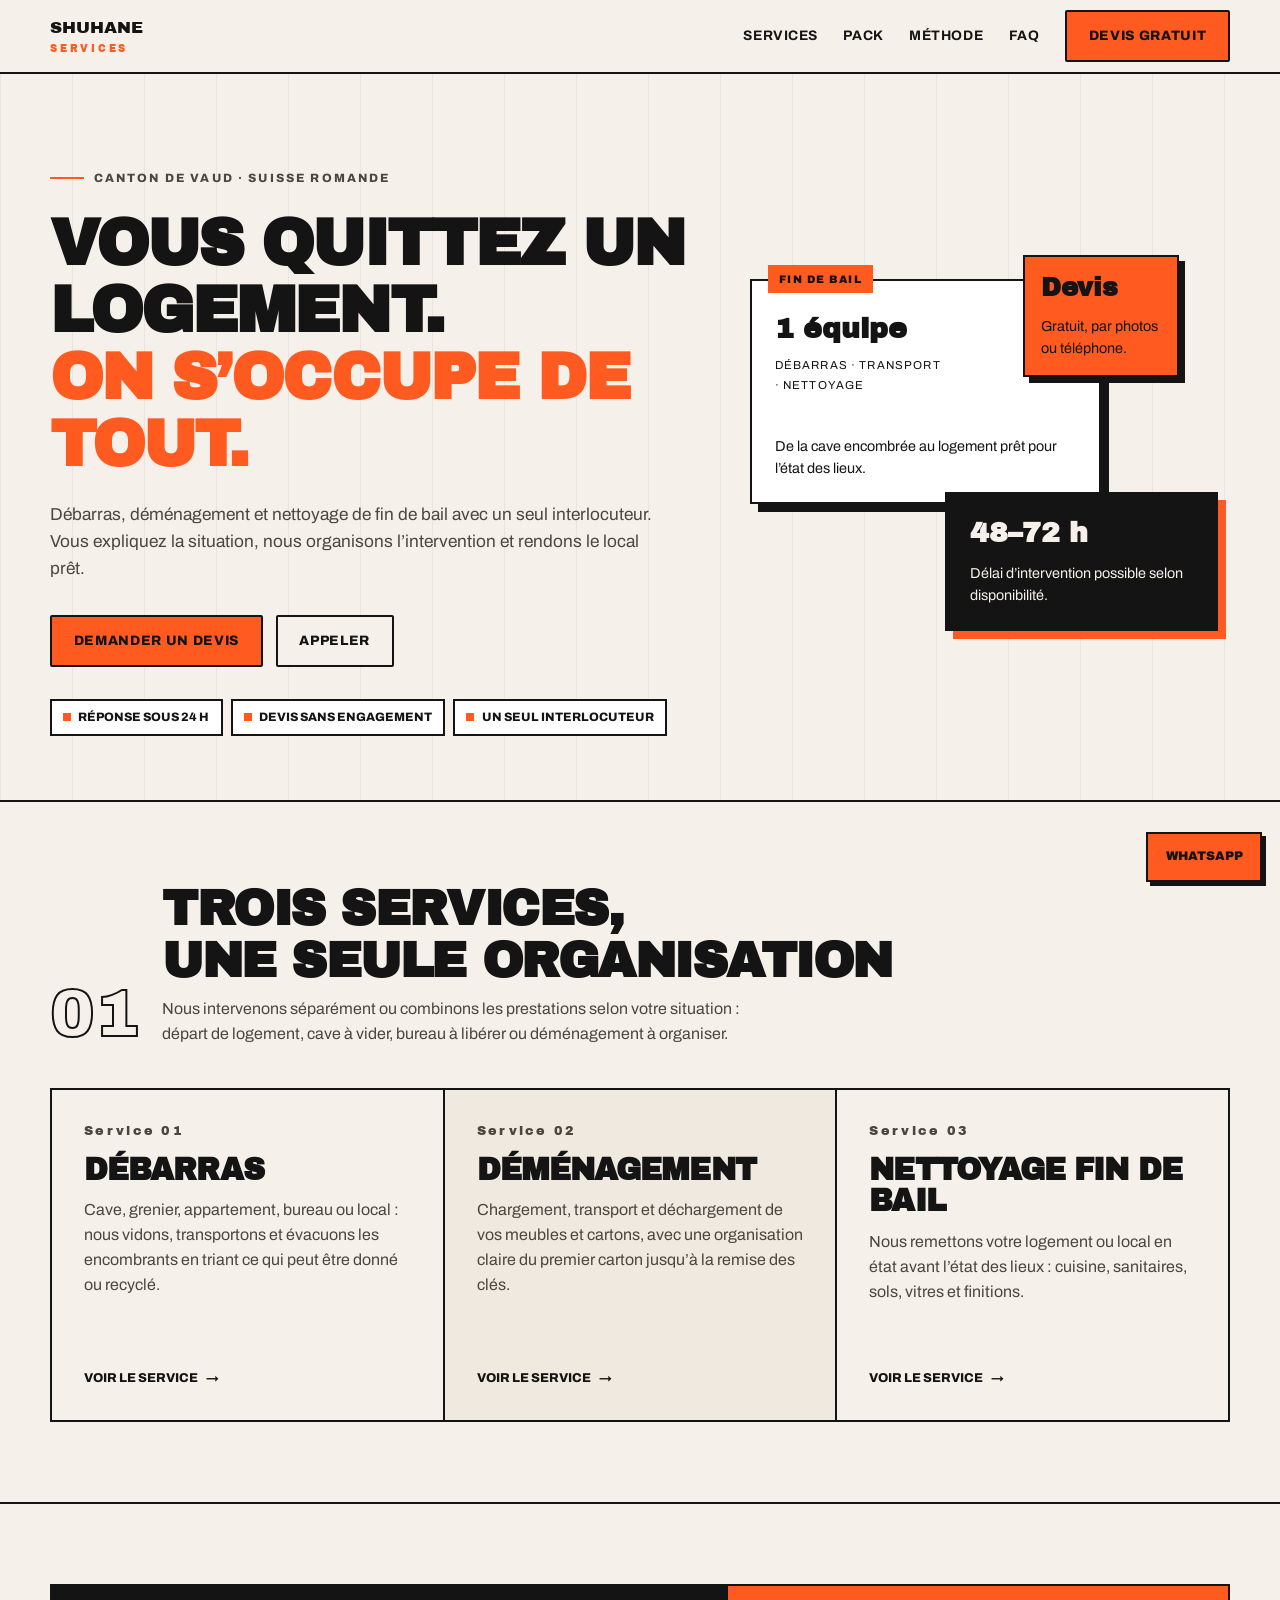
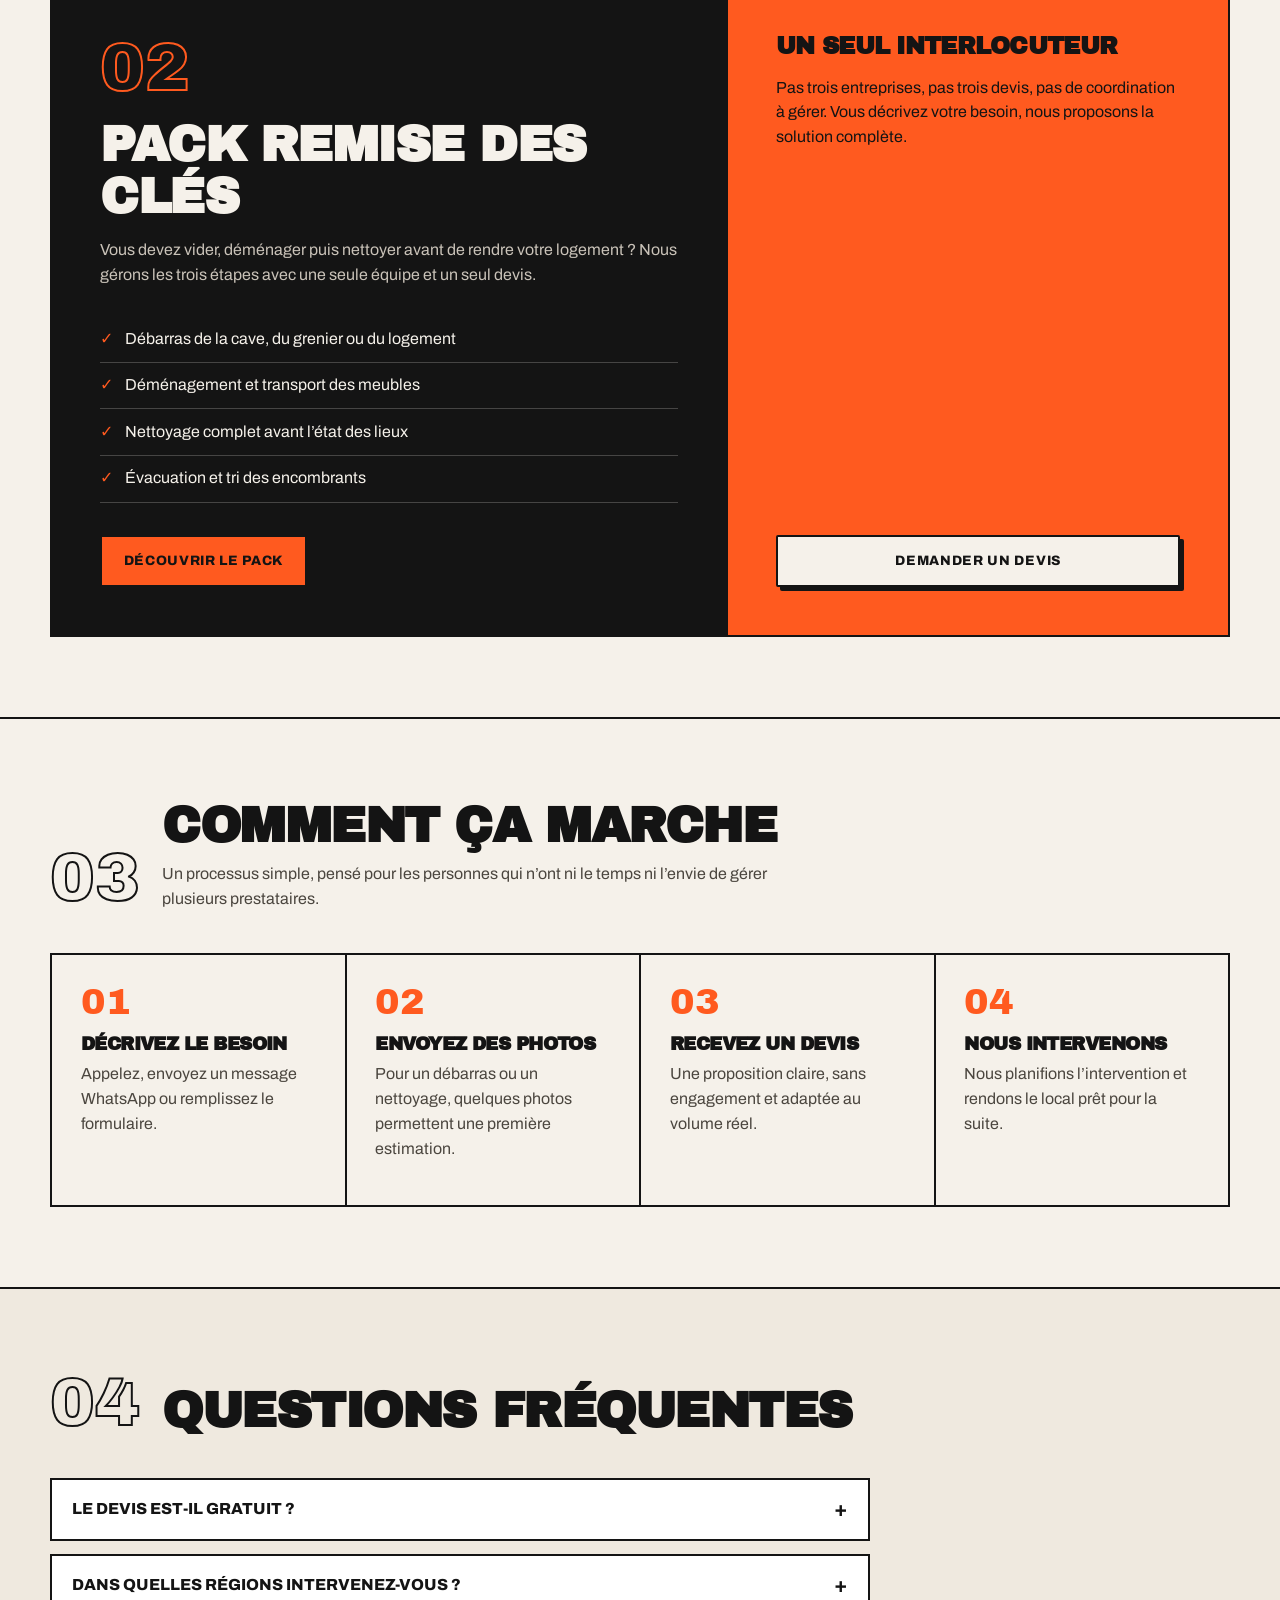
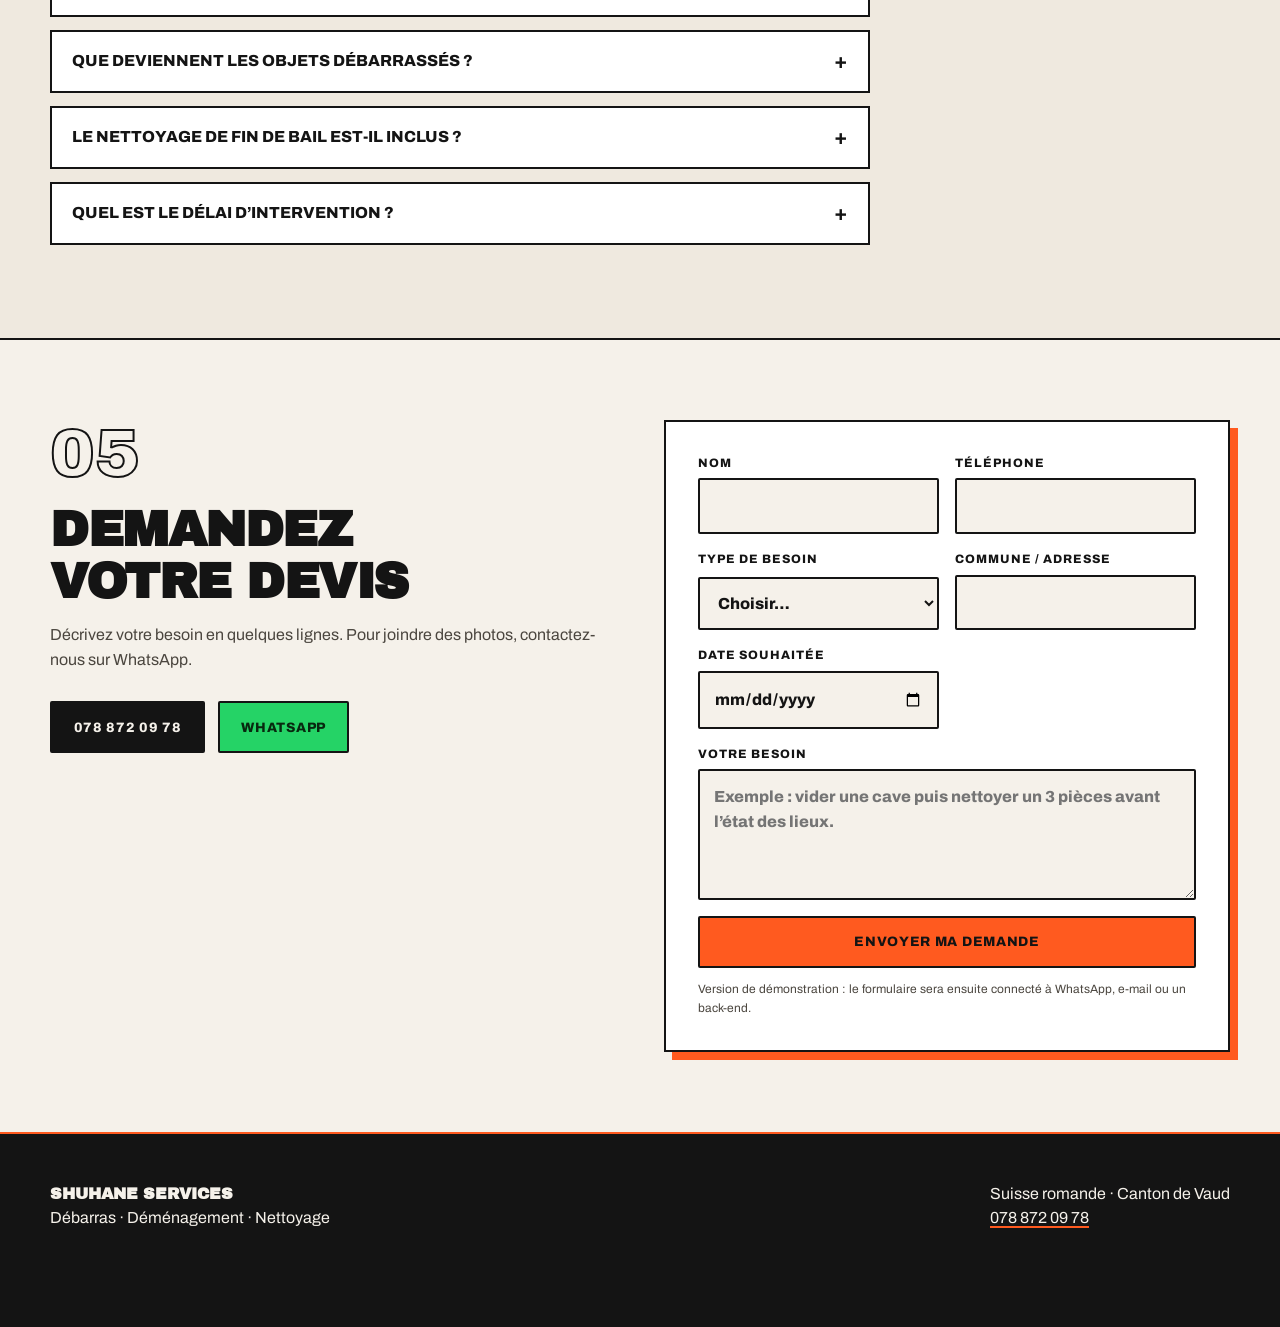
<file: index.html>
<!DOCTYPE html>
<html lang="fr">
<head>
<meta charset="UTF-8"><meta name="viewport" content="width=device-width, initial-scale=1.0">
<title>Shuhane Services | Débarras, déménagement et nettoyage fin de bail en Suisse romande</title>
<meta name="description" content="Débarras, déménagement et nettoyage de fin de bail à Lausanne, Oron et dans le canton de Vaud. Devis gratuit, intervention rapide, un seul interlocuteur.">
<meta name="robots" content="noindex">
<link rel="preconnect" href="https://fonts.googleapis.com"><link rel="preconnect" href="https://fonts.gstatic.com" crossorigin>
<link href="https://fonts.googleapis.com/css2?family=Archivo:wght@500;700;800&family=Archivo+Black&display=swap" rel="stylesheet">
<link rel="stylesheet" href="style.css">
<link rel="icon" href="favicon.ico?v=1" sizes="any">
<link rel="icon" type="image/png" sizes="32x32" href="favicon-32x32.png?v=1">
<link rel="apple-touch-icon" sizes="180x180" href="apple-touch-icon.png">
</head>
<body>
<header class="header"><div class="container header-inner">
<a href="index.html" class="logo">Shuhane<span>Services</span></a>
<nav class="nav"><a href="#services">Services</a><a href="#pack">Pack</a><a href="#process">Méthode</a><a href="#faq">FAQ</a><a href="#contact" class="btn btn-primary">Devis gratuit</a></nav>
</div></header>
<main>
<section class="hero"><div class="container hero-grid">
<div>
<p class="kicker">Canton de Vaud · Suisse romande</p>
<h1>Vous quittez un logement.<br><span class="accent">On s’occupe de tout.</span></h1>
<p class="lead">Débarras, déménagement et nettoyage de fin de bail avec un seul interlocuteur. Vous expliquez la situation, nous organisons l’intervention et rendons le local prêt.</p>
<div class="hero-actions"><a href="#contact" class="btn btn-primary">Demander un devis</a><a href="tel:+41788720978" class="btn">Appeler</a></div>
<div class="hero-points"><span class="tag">Réponse sous 24 h</span><span class="tag">Devis sans engagement</span><span class="tag">Un seul interlocuteur</span></div>
</div>
<div class="hero-visual" aria-hidden="true">
<div class="box box-1"><span class="box-label">Fin de bail</span><div><strong>1 équipe</strong><small>Débarras · Transport · Nettoyage</small></div><p>De la cave encombrée au logement prêt pour l’état des lieux.</p></div>
<div class="box box-2"><strong>48–72 h</strong><p>Délai d’intervention possible selon disponibilité.</p></div>
<div class="box box-3"><strong>Devis</strong><p>Gratuit, par photos ou téléphone.</p></div>
</div>
</div></section>

<section id="services" class="section"><div class="container">
<div class="section-head"><div class="section-number">01</div><div><h2>Trois services,<br>une seule organisation</h2><p>Nous intervenons séparément ou combinons les prestations selon votre situation : départ de logement, cave à vider, bureau à libérer ou déménagement à organiser.</p></div></div>
<div class="services">
<article class="service"><span class="service-num">Service 01</span><h3>Débarras</h3><p>Cave, grenier, appartement, bureau ou local : nous vidons, transportons et évacuons les encombrants en triant ce qui peut être donné ou recyclé.</p><a class="service-link" href="debarras.html">Voir le service</a></article>
<article class="service"><span class="service-num">Service 02</span><h3>Déménagement</h3><p>Chargement, transport et déchargement de vos meubles et cartons, avec une organisation claire du premier carton jusqu’à la remise des clés.</p><a class="service-link" href="demenagement.html">Voir le service</a></article>
<article class="service"><span class="service-num">Service 03</span><h3>Nettoyage fin de bail</h3><p>Nous remettons votre logement ou local en état avant l’état des lieux : cuisine, sanitaires, sols, vitres et finitions.</p><a class="service-link" href="nettoyage-fin-de-bail.html">Voir le service</a></article>
</div></div></section>

<section id="pack" class="section"><div class="container">
<div class="pack">
<div class="pack-main"><div class="section-number">02</div><h2>Pack remise des clés</h2><p>Vous devez vider, déménager puis nettoyer avant de rendre votre logement ? Nous gérons les trois étapes avec une seule équipe et un seul devis.</p>
<ul class="check-list"><li>Débarras de la cave, du grenier ou du logement</li><li>Déménagement et transport des meubles</li><li>Nettoyage complet avant l’état des lieux</li><li>Évacuation et tri des encombrants</li></ul>
<a href="pack-fin-de-bail.html" class="btn btn-primary">Découvrir le pack</a></div>
<aside class="pack-side"><div><h3>Un seul interlocuteur</h3><p>Pas trois entreprises, pas trois devis, pas de coordination à gérer. Vous décrivez votre besoin, nous proposons la solution complète.</p></div><a href="#contact" class="btn">Demander un devis</a></aside>
</div></div></section>

<section id="process" class="section"><div class="container">
<div class="section-head"><div class="section-number">03</div><div><h2>Comment ça marche</h2><p>Un processus simple, pensé pour les personnes qui n’ont ni le temps ni l’envie de gérer plusieurs prestataires.</p></div></div>
<div class="process">
<div class="step"><span>01</span><h3>Décrivez le besoin</h3><p>Appelez, envoyez un message WhatsApp ou remplissez le formulaire.</p></div>
<div class="step"><span>02</span><h3>Envoyez des photos</h3><p>Pour un débarras ou un nettoyage, quelques photos permettent une première estimation.</p></div>
<div class="step"><span>03</span><h3>Recevez un devis</h3><p>Une proposition claire, sans engagement et adaptée au volume réel.</p></div>
<div class="step"><span>04</span><h3>Nous intervenons</h3><p>Nous planifions l’intervention et rendons le local prêt pour la suite.</p></div>
</div></div></section>

<section id="faq" class="section" style="background:var(--paper-2)"><div class="container">
<div class="section-head"><div class="section-number">04</div><div><h2>Questions fréquentes</h2></div></div>
<div class="faq">
<details><summary>Le devis est-il gratuit ?</summary><p>Oui. Le devis est gratuit et sans engagement, par téléphone, WhatsApp ou à partir de photos.</p></details>
<details><summary>Dans quelles régions intervenez-vous ?</summary><p>Nous intervenons principalement dans le canton de Vaud, notamment à Lausanne, Oron, Lavaux, Vevey et Montreux, ainsi que dans d’autres régions de Suisse romande sur demande.</p></details>
<details><summary>Que deviennent les objets débarrassés ?</summary><p>Nous trions les objets : don lorsque c’est possible, recyclage ou évacuation responsable pour les encombrants.</p></details>
<details><summary>Le nettoyage de fin de bail est-il inclus ?</summary><p>Il peut être commandé séparément ou inclus dans le Pack Remise des clés.</p></details>
<details><summary>Quel est le délai d’intervention ?</summary><p>Nous répondons généralement sous 24 h et pouvons souvent intervenir sous 48 à 72 h selon les disponibilités.</p></details>
</div></div></section>

<section id="contact" class="section"><div class="container contact-grid">
<div><div class="section-number">05</div><h2>Demandez<br>votre devis</h2><p>
  Décrivez votre besoin en quelques lignes.
  Pour joindre des photos, contactez-nous sur WhatsApp.
</p>
<div class="contact-actions"><a href="tel:+41788720978" class="btn btn-dark">078 872 09 78</a><a href="https://wa.me/41788720978" class="btn btn-whatsapp">WhatsApp</a></div></div>
<form class="form" action="#" method="post">
<div class="form-grid">
<label>Nom<input type="text" name="nom" required></label>
<label>Téléphone<input type="tel" name="telephone" required></label>
<label>Type de besoin<select name="service" required><option value="">Choisir…</option><option>Débarras</option><option>Déménagement</option><option>Nettoyage fin de bail</option><option>Pack Remise des clés</option></select></label>
<label>Commune / adresse<input type="text" name="commune" required></label>
<label>Date souhaitée<input type="date" name="date"></label>
</div>
<label style="margin-top:1rem">Votre besoin<textarea name="message" rows="4" placeholder="Exemple : vider une cave puis nettoyer un 3 pièces avant l’état des lieux."></textarea></label>
<button type="submit" class="btn btn-primary btn-full">Envoyer ma demande</button>
<p class="small">Version de démonstration : le formulaire sera ensuite connecté à WhatsApp, e-mail ou un back-end.</p>
</form>
</div></section>
</main>
<footer class="footer"><div class="container footer-inner"><p><strong>Shuhane Services</strong><br>Débarras · Déménagement · Nettoyage</p><p>Suisse romande · Canton de Vaud<br><a href="tel:+41788720978">078 872 09 78</a></p></div></footer>
<a class="whatsapp-float" href="https://wa.me/41788720978" aria-label="Contacter par WhatsApp">WhatsApp</a>
<script src="script.js"></script>
</body></html>
</file>
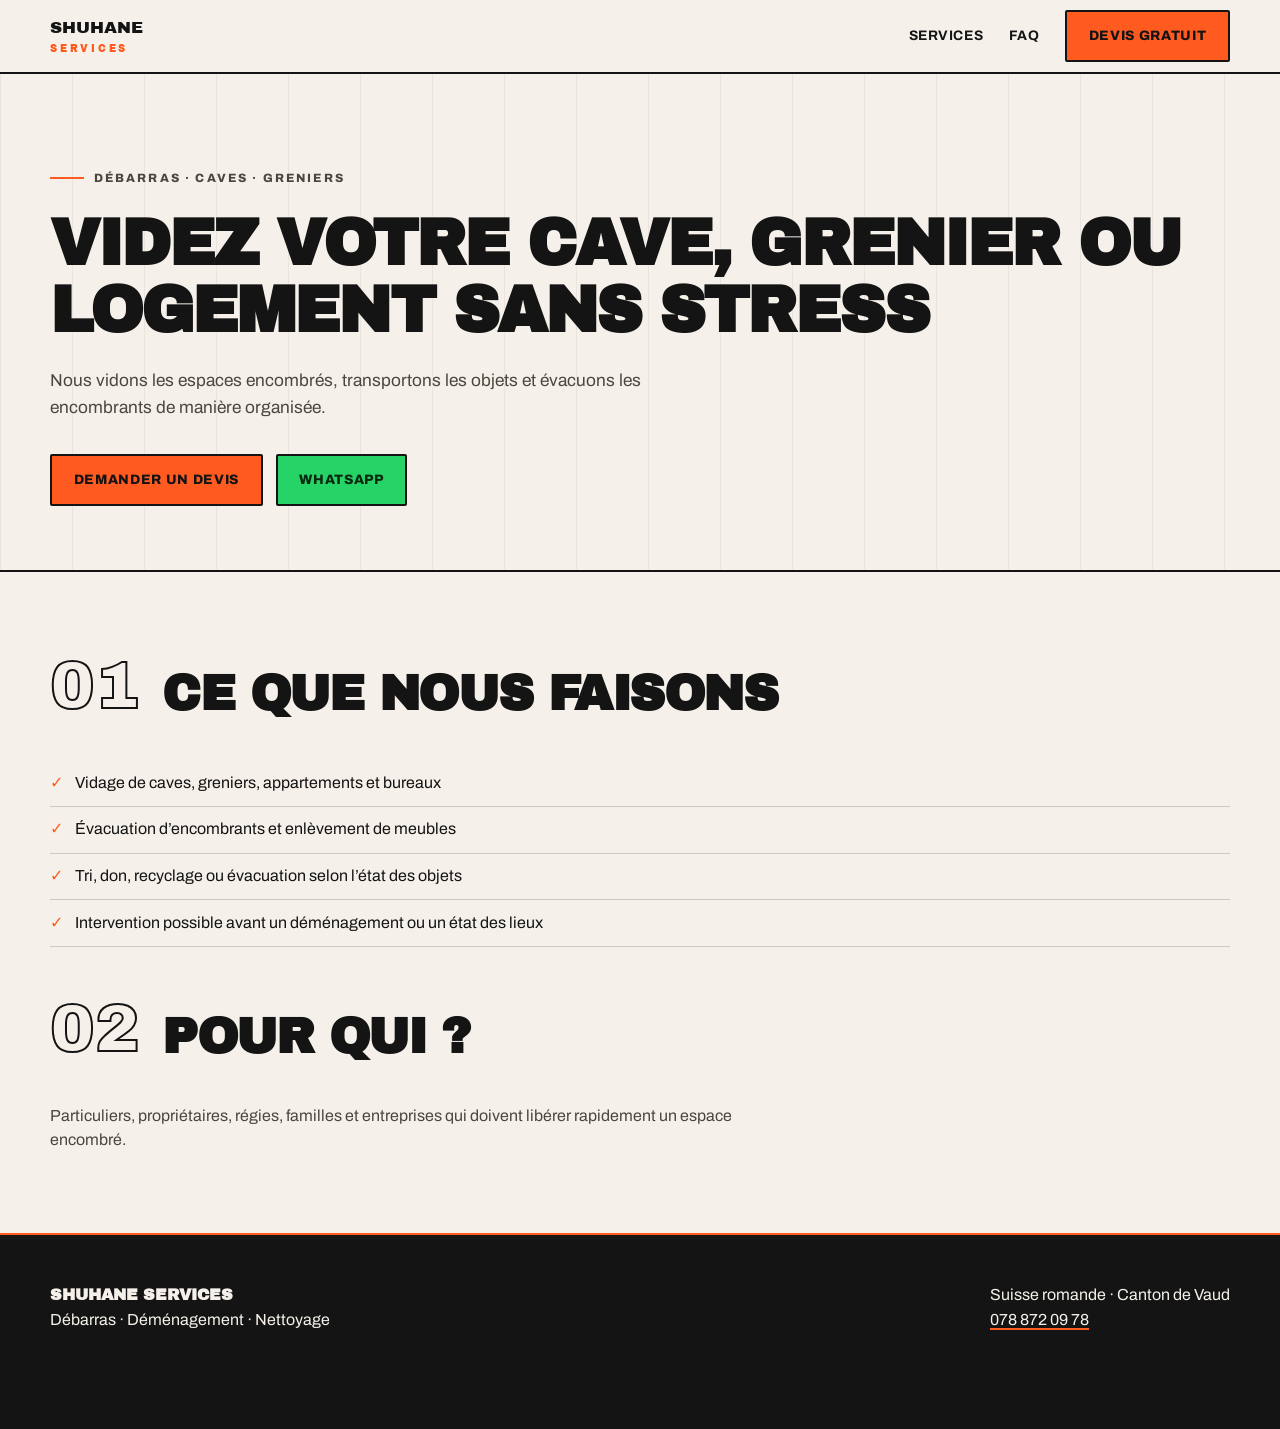
<file: debarras.html>
<!DOCTYPE html><html lang="fr"><head><meta charset="UTF-8"><meta name="viewport" content="width=device-width, initial-scale=1.0"><link rel="icon" href="favicon.ico?v=1" sizes="any">
<link rel="icon" type="image/png" sizes="32x32" href="favicon-32x32.png?v=1">
<link rel="apple-touch-icon" sizes="180x180" href="apple-touch-icon.png"><title>Débarras à Lausanne et dans le canton de Vaud | Shuhane Services</title><meta name="description" content="Débarras de cave, grenier, appartement ou bureau à Lausanne, Oron et dans le canton de Vaud. Devis gratuit et évacuation responsable."><link rel="preconnect" href="https://fonts.googleapis.com"><link rel="preconnect" href="https://fonts.gstatic.com" crossorigin><link href="https://fonts.googleapis.com/css2?family=Archivo:wght@500;700;800&family=Archivo+Black&display=swap" rel="stylesheet"><link rel="stylesheet" href="style.css"></head><body><header class="header"><div class="container header-inner"><a href="index.html" class="logo">Shuhane<span>Services</span></a><nav class="nav"><a href="index.html#services">Services</a><a href="index.html#faq">FAQ</a><a href="index.html#contact" class="btn btn-primary">Devis gratuit</a></nav></div></header><main><section class="hero"><div class="container"><p class="kicker">Débarras · Caves · Greniers</p><h1>Videz votre cave, grenier ou logement sans stress</h1><p class="lead">Nous vidons les espaces encombrés, transportons les objets et évacuons les encombrants de manière organisée.</p><div class="hero-actions"><a href="index.html#contact" class="btn btn-primary">Demander un devis</a><a href="https://wa.me/41788720978" class="btn btn-whatsapp">WhatsApp</a></div></div></section><section class="section"><div class="container"><div class="section-head"><div class="section-number">01</div><div><h2>Ce que nous faisons</h2></div></div><ul class="check-list" style="color:var(--ink)"><li>Vidage de caves, greniers, appartements et bureaux</li><li>Évacuation d’encombrants et enlèvement de meubles</li><li>Tri, don, recyclage ou évacuation selon l’état des objets</li><li>Intervention possible avant un déménagement ou un état des lieux</li></ul><div class="section-head" style="margin-top:3rem"><div class="section-number">02</div><div><h2>Pour qui ?</h2></div></div><p style="max-width:700px">Particuliers, propriétaires, régies, familles et entreprises qui doivent libérer rapidement un espace encombré.</p></div></section></main><footer class="footer"><div class="container footer-inner"><p><strong>Shuhane Services</strong><br>Débarras · Déménagement · Nettoyage</p><p>Suisse romande · Canton de Vaud<br><a href="tel:+41788720978">078 872 09 78</a></p></div></footer><script src="script.js"></script></body></html>
</file>
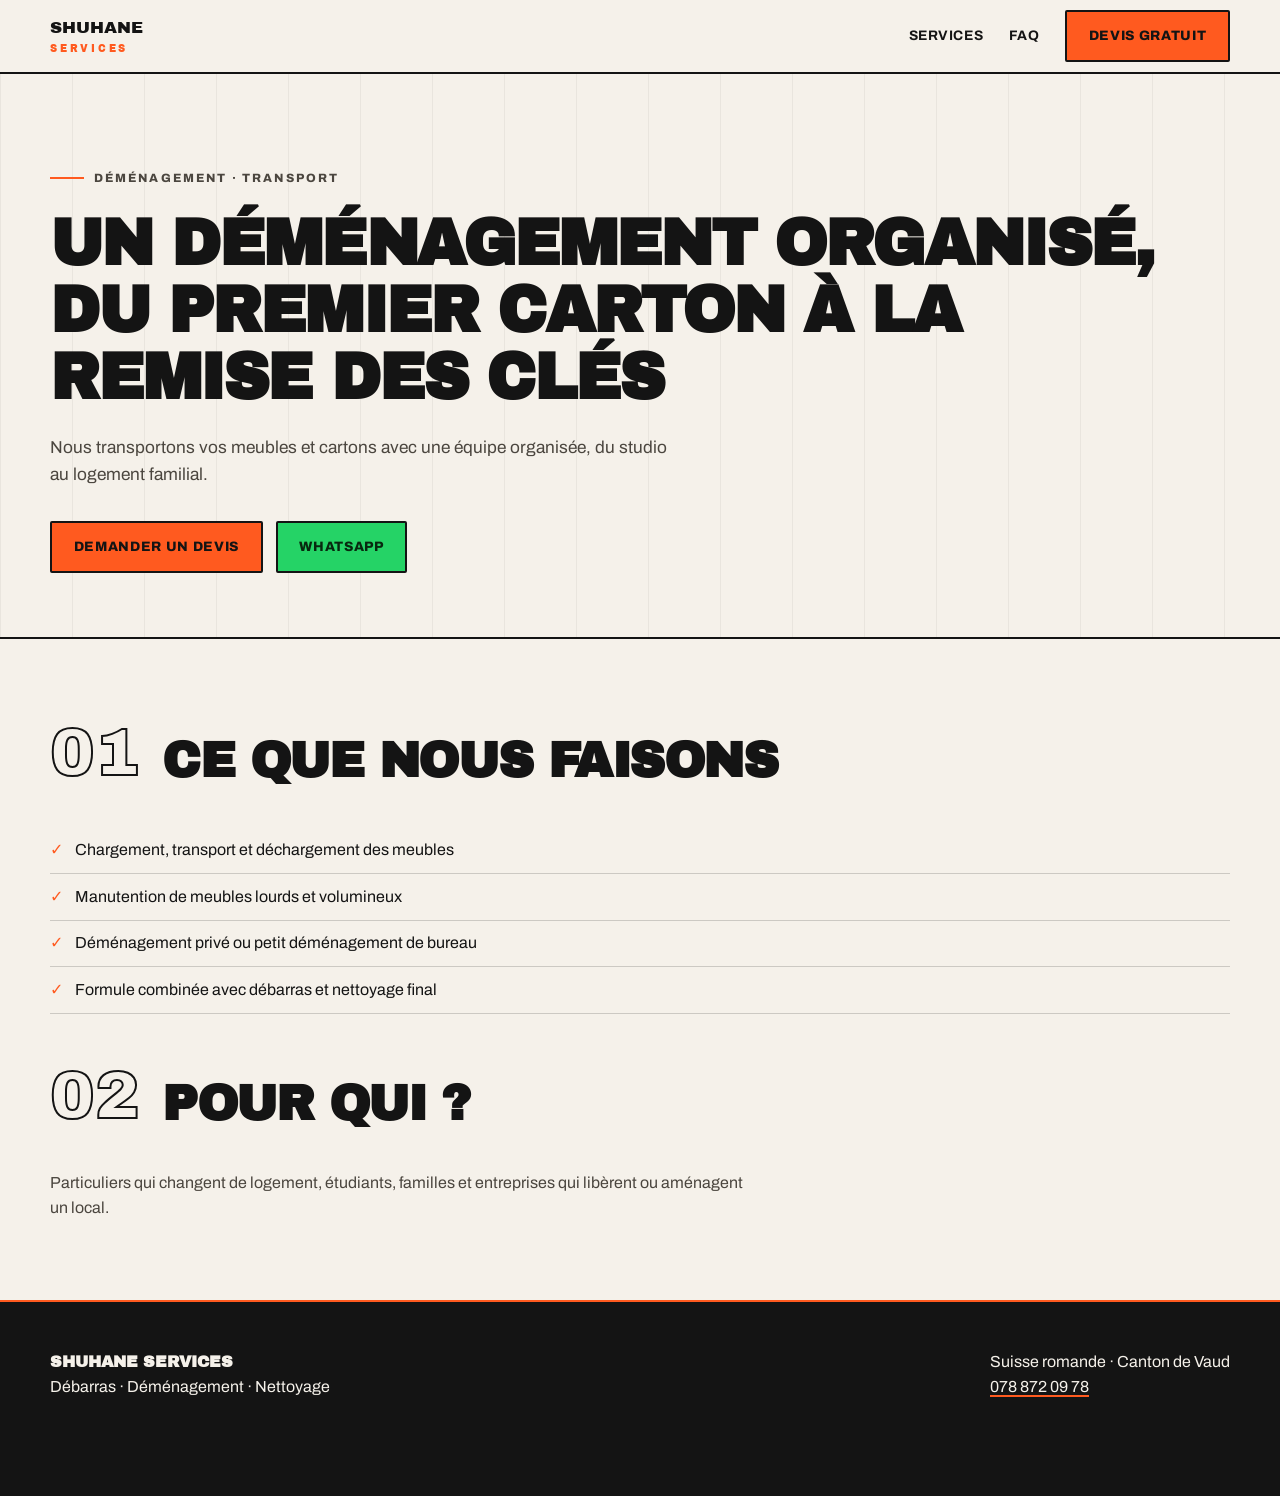
<file: demenagement.html>
<!DOCTYPE html><html lang="fr"><head><meta charset="UTF-8"><link rel="icon" href="favicon.ico?v=1" sizes="any">
<link rel="icon" type="image/png" sizes="32x32" href="favicon-32x32.png?v=1">
<link rel="apple-touch-icon" sizes="180x180" href="apple-touch-icon.png"><meta name="viewport" content="width=device-width, initial-scale=1.0"><title>Déménagement à Lausanne et dans le canton de Vaud | Shuhane Services</title><meta name="description" content="Déménagement et transport de meubles à Lausanne, Oron et dans le canton de Vaud. Devis gratuit et organisation simple."><link rel="preconnect" href="https://fonts.googleapis.com"><link rel="preconnect" href="https://fonts.gstatic.com" crossorigin><link href="https://fonts.googleapis.com/css2?family=Archivo:wght@500;700;800&family=Archivo+Black&display=swap" rel="stylesheet"><link rel="stylesheet" href="style.css"></head><body><header class="header"><div class="container header-inner"><a href="index.html" class="logo">Shuhane<span>Services</span></a><nav class="nav"><a href="index.html#services">Services</a><a href="index.html#faq">FAQ</a><a href="index.html#contact" class="btn btn-primary">Devis gratuit</a></nav></div></header><main><section class="hero"><div class="container"><p class="kicker">Déménagement · Transport</p><h1>Un déménagement organisé, du premier carton à la remise des clés</h1><p class="lead">Nous transportons vos meubles et cartons avec une équipe organisée, du studio au logement familial.</p><div class="hero-actions"><a href="index.html#contact" class="btn btn-primary">Demander un devis</a><a href="https://wa.me/41788720978" class="btn btn-whatsapp">WhatsApp</a></div></div></section><section class="section"><div class="container"><div class="section-head"><div class="section-number">01</div><div><h2>Ce que nous faisons</h2></div></div><ul class="check-list" style="color:var(--ink)"><li>Chargement, transport et déchargement des meubles</li><li>Manutention de meubles lourds et volumineux</li><li>Déménagement privé ou petit déménagement de bureau</li><li>Formule combinée avec débarras et nettoyage final</li></ul><div class="section-head" style="margin-top:3rem"><div class="section-number">02</div><div><h2>Pour qui ?</h2></div></div><p style="max-width:700px">Particuliers qui changent de logement, étudiants, familles et entreprises qui libèrent ou aménagent un local.</p></div></section></main><footer class="footer"><div class="container footer-inner"><p><strong>Shuhane Services</strong><br>Débarras · Déménagement · Nettoyage</p><p>Suisse romande · Canton de Vaud<br><a href="tel:+41788720978">078 872 09 78</a></p></div></footer><script src="script.js"></script></body></html>
</file>
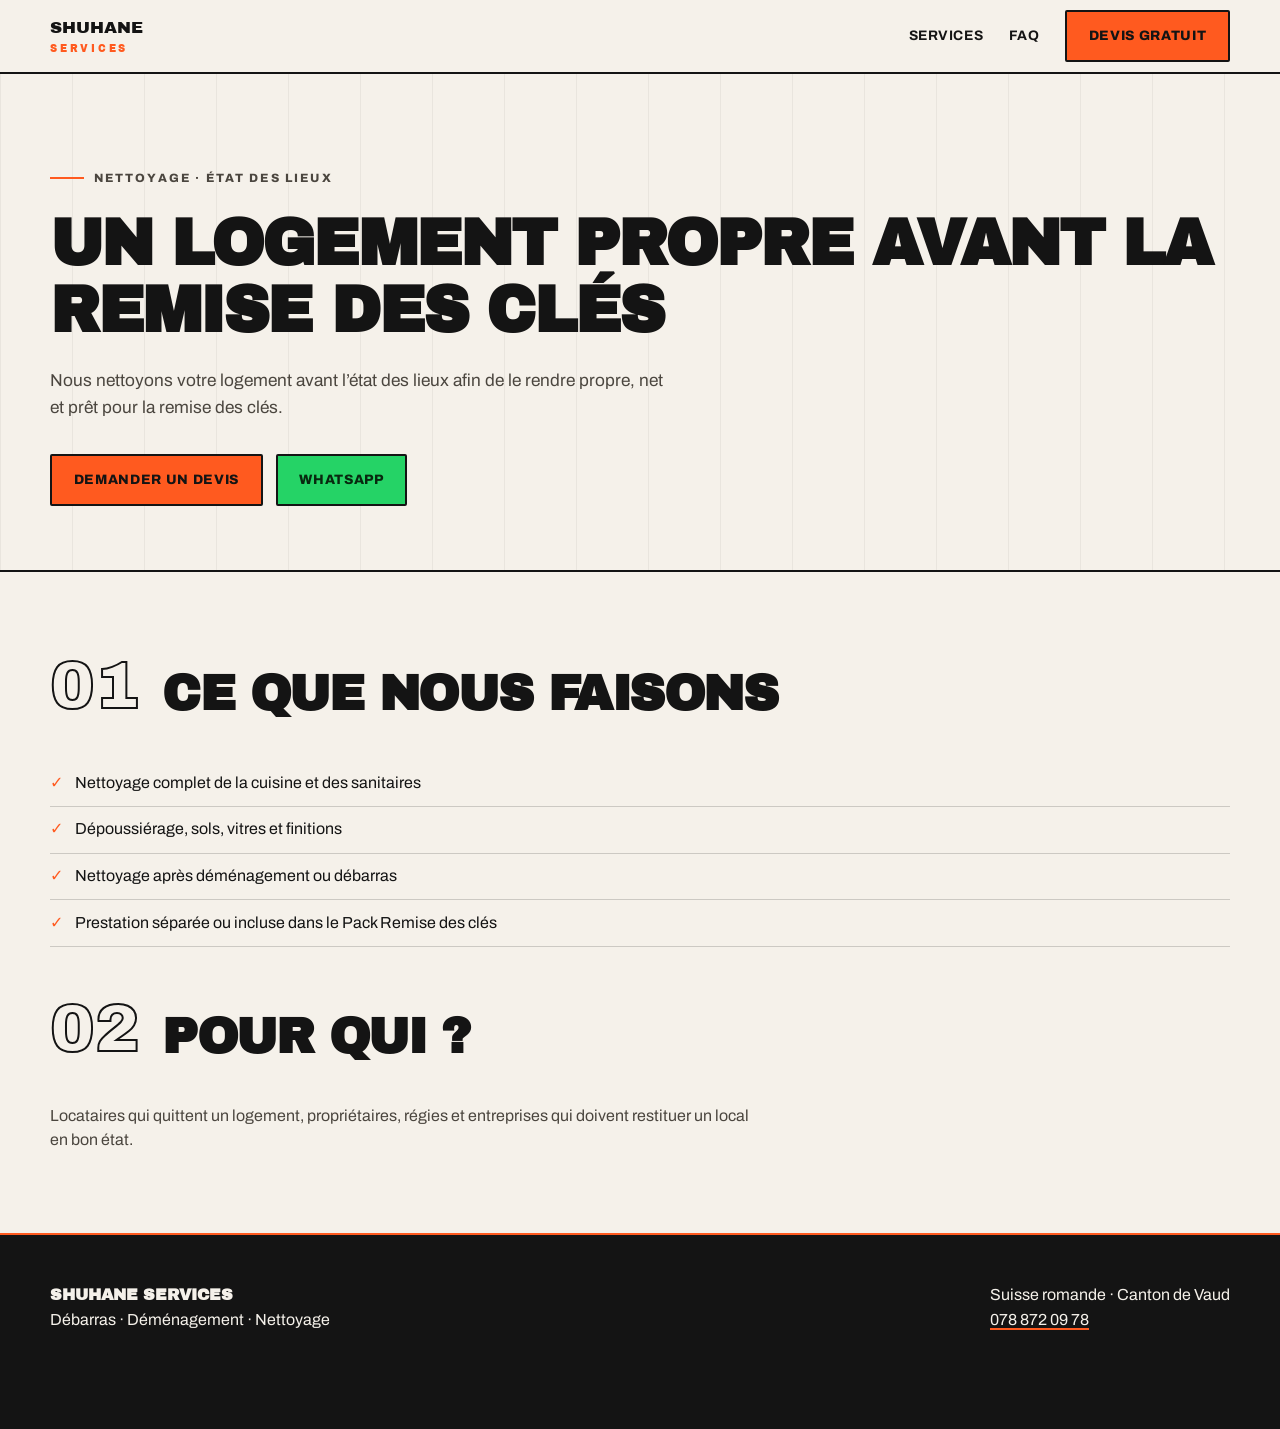
<file: nettoyage-fin-de-bail.html>
<!DOCTYPE html><html lang="fr"><head><link rel="icon" href="favicon.ico?v=1" sizes="any">
<link rel="icon" type="image/png" sizes="32x32" href="favicon-32x32.png?v=1">
<link rel="apple-touch-icon" sizes="180x180" href="apple-touch-icon.png"><meta charset="UTF-8"><meta name="viewport" content="width=device-width, initial-scale=1.0"><title>Nettoyage fin de bail à Lausanne et dans le canton de Vaud | Shuhane Services</title><meta name="description" content="Nettoyage de fin de bail à Lausanne, Oron et dans le canton de Vaud. Logement prêt pour l’état des lieux, devis gratuit."><link rel="preconnect" href="https://fonts.googleapis.com"><link rel="preconnect" href="https://fonts.gstatic.com" crossorigin><link href="https://fonts.googleapis.com/css2?family=Archivo:wght@500;700;800&family=Archivo+Black&display=swap" rel="stylesheet"><link rel="stylesheet" href="style.css"></head><body><header class="header"><div class="container header-inner"><a href="index.html" class="logo">Shuhane<span>Services</span></a><nav class="nav"><a href="index.html#services">Services</a><a href="index.html#faq">FAQ</a><a href="index.html#contact" class="btn btn-primary">Devis gratuit</a></nav></div></header><main><section class="hero"><div class="container"><p class="kicker">Nettoyage · État des lieux</p><h1>Un logement propre avant la remise des clés</h1><p class="lead">Nous nettoyons votre logement avant l’état des lieux afin de le rendre propre, net et prêt pour la remise des clés.</p><div class="hero-actions"><a href="index.html#contact" class="btn btn-primary">Demander un devis</a><a href="https://wa.me/41788720978" class="btn btn-whatsapp">WhatsApp</a></div></div></section><section class="section"><div class="container"><div class="section-head"><div class="section-number">01</div><div><h2>Ce que nous faisons</h2></div></div><ul class="check-list" style="color:var(--ink)"><li>Nettoyage complet de la cuisine et des sanitaires</li><li>Dépoussiérage, sols, vitres et finitions</li><li>Nettoyage après déménagement ou débarras</li><li>Prestation séparée ou incluse dans le Pack Remise des clés</li></ul><div class="section-head" style="margin-top:3rem"><div class="section-number">02</div><div><h2>Pour qui ?</h2></div></div><p style="max-width:700px">Locataires qui quittent un logement, propriétaires, régies et entreprises qui doivent restituer un local en bon état.</p></div></section></main><footer class="footer"><div class="container footer-inner"><p><strong>Shuhane Services</strong><br>Débarras · Déménagement · Nettoyage</p><p>Suisse romande · Canton de Vaud<br><a href="tel:+41788720978">078 872 09 78</a></p></div></footer><script src="script.js"></script></body></html>
</file>
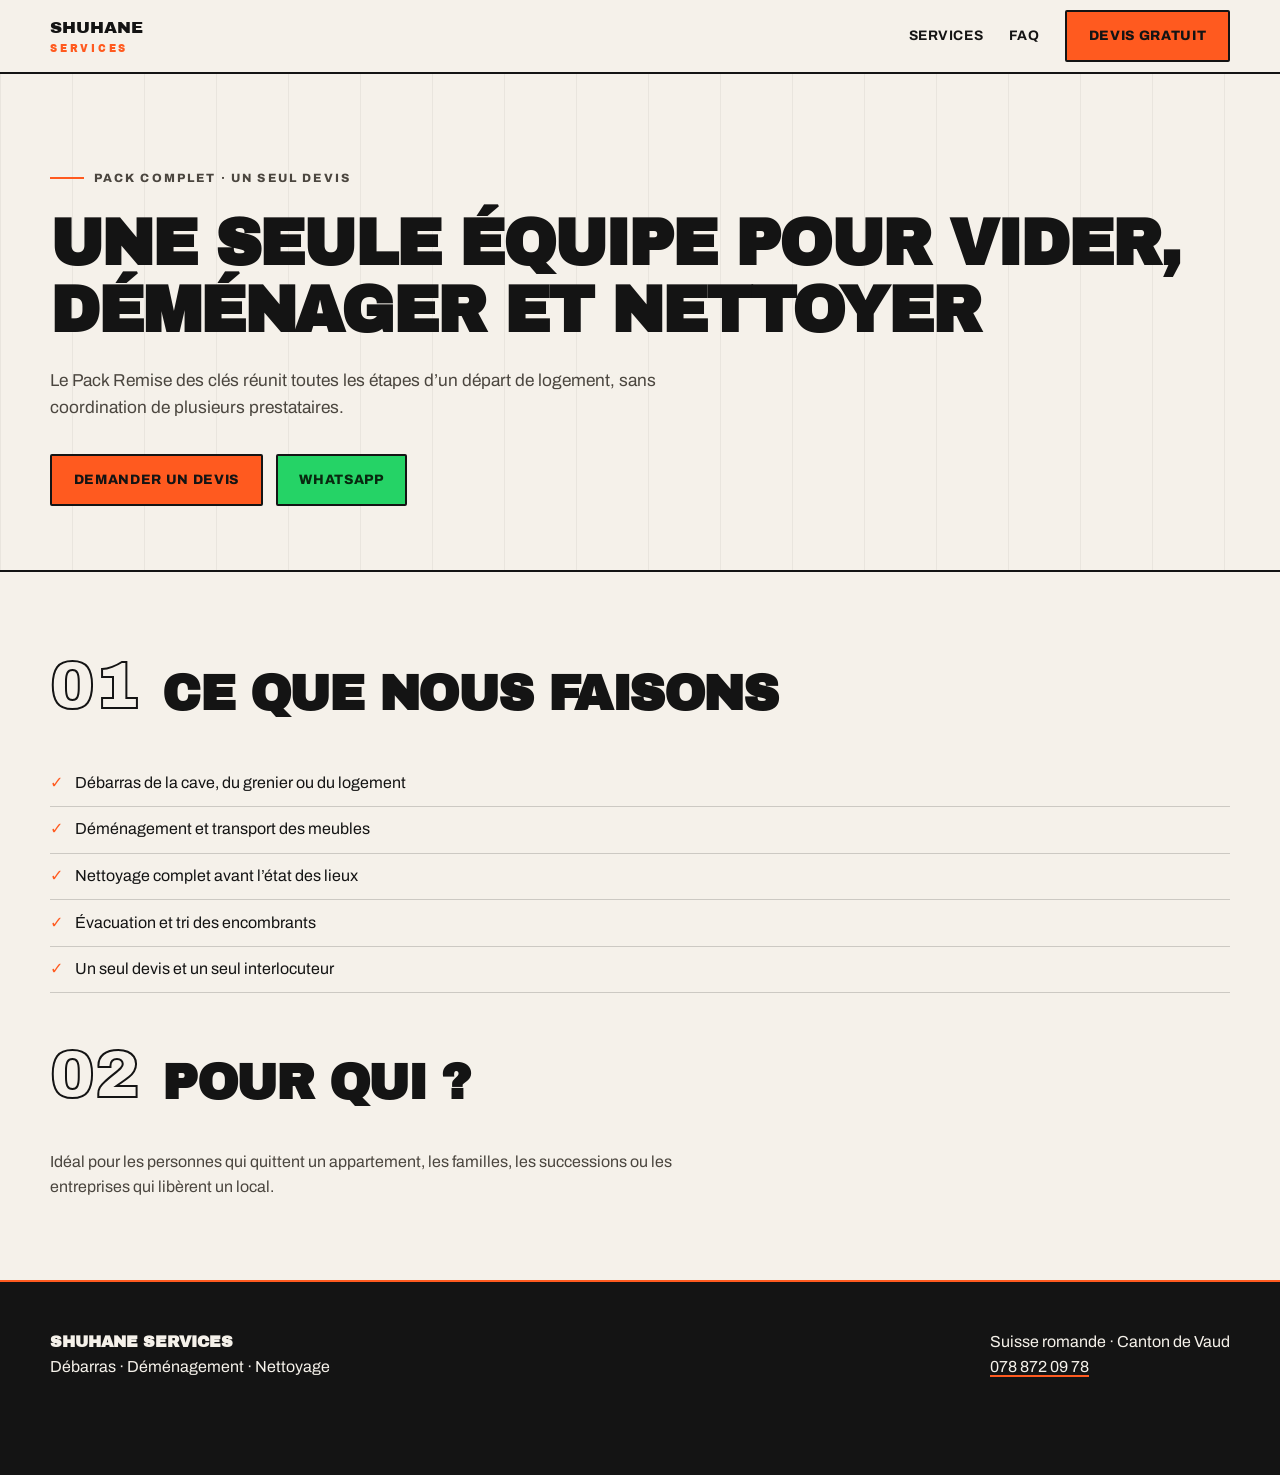
<file: pack-fin-de-bail.html>
<!DOCTYPE html><html lang="fr"><head><link rel="icon" href="favicon.ico?v=1" sizes="any">
<link rel="icon" type="image/png" sizes="32x32" href="favicon-32x32.png?v=1">
<link rel="apple-touch-icon" sizes="180x180" href="apple-touch-icon.png"><meta charset="UTF-8"><meta name="viewport" content="width=device-width, initial-scale=1.0"><title>Pack fin de bail : débarras, déménagement et nettoyage | Shuhane Services</title><meta name="description" content="Pack Remise des clés : débarras, déménagement et nettoyage de fin de bail avec un seul interlocuteur dans le canton de Vaud."><link rel="preconnect" href="https://fonts.googleapis.com"><link rel="preconnect" href="https://fonts.gstatic.com" crossorigin><link href="https://fonts.googleapis.com/css2?family=Archivo:wght@500;700;800&family=Archivo+Black&display=swap" rel="stylesheet"><link rel="stylesheet" href="style.css"></head><body><header class="header"><div class="container header-inner"><a href="index.html" class="logo">Shuhane<span>Services</span></a><nav class="nav"><a href="index.html#services">Services</a><a href="index.html#faq">FAQ</a><a href="index.html#contact" class="btn btn-primary">Devis gratuit</a></nav></div></header><main><section class="hero"><div class="container"><p class="kicker">Pack complet · Un seul devis</p><h1>Une seule équipe pour vider, déménager et nettoyer</h1><p class="lead">Le Pack Remise des clés réunit toutes les étapes d’un départ de logement, sans coordination de plusieurs prestataires.</p><div class="hero-actions"><a href="index.html#contact" class="btn btn-primary">Demander un devis</a><a href="https://wa.me/41788720978" class="btn btn-whatsapp">WhatsApp</a></div></div></section><section class="section"><div class="container"><div class="section-head"><div class="section-number">01</div><div><h2>Ce que nous faisons</h2></div></div><ul class="check-list" style="color:var(--ink)"><li>Débarras de la cave, du grenier ou du logement</li><li>Déménagement et transport des meubles</li><li>Nettoyage complet avant l’état des lieux</li><li>Évacuation et tri des encombrants</li><li>Un seul devis et un seul interlocuteur</li></ul><div class="section-head" style="margin-top:3rem"><div class="section-number">02</div><div><h2>Pour qui ?</h2></div></div><p style="max-width:700px">Idéal pour les personnes qui quittent un appartement, les familles, les successions ou les entreprises qui libèrent un local.</p></div></section></main><footer class="footer"><div class="container footer-inner"><p><strong>Shuhane Services</strong><br>Débarras · Déménagement · Nettoyage</p><p>Suisse romande · Canton de Vaud<br><a href="tel:+41788720978">078 872 09 78</a></p></div></footer><script src="script.js"></script></body></html>
</file>
<file: style.css>
/* =========================================
   SHUHANE SERVICES
   Identité : logistique éditoriale
   ========================================= */

/* 1. Variables */

:root {
  --paper: #f5f1ea;
  --paper-2: #efe9df;
  --white: #ffffff;
  --ink: #141414;
  --ink-soft: #4b463f;
  --orange: #ff5a1f;
  --orange-dark: #ec4c16;
  --line: #141414;
  --radius: 2px;
}

/* 2. Base */

*,
*::before,
*::after {
  box-sizing: border-box;
}

* {
  margin: 0;
  padding: 0;
}

html {
  scroll-behavior: smooth;
}

body {
  background: var(--paper);
  color: var(--ink);
  font-family: "Archivo", Inter, system-ui, sans-serif;
  line-height: 1.55;
  -webkit-font-smoothing: antialiased;
}

.container {
  width: min(1180px, calc(100% - 2.5rem));
  margin-inline: auto;
}

.container > *,
.hero-grid > *,
.hero-visual > *,
.services > *,
.process > *,
.pack > *,
.contact-grid > *,
.form-grid > *,
.section-head > * {
  min-width: 0;
}

h1,
h2,
h3 {
  font-family: "Archivo Black", "Archivo", system-ui, sans-serif;
  line-height: 1.05;
  letter-spacing: -0.03em;
  text-transform: uppercase;
  overflow-wrap: break-word;
}

h1 {
  font-size: clamp(2.4rem, 5vw, 4.8rem);
}

h2 {
  font-size: clamp(1.9rem, 4.4vw, 3.1rem);
}

h3 {
  font-size: 1.15rem;
}

p {
  color: var(--ink-soft);
}

a {
  color: inherit;
  text-decoration: none;
}

ul {
  list-style: none;
}

img,
svg,
video {
  display: block;
  max-width: 100%;
  height: auto;
}

button,
input,
select,
textarea {
  font: inherit;
}

button {
  cursor: pointer;
}

section[id] {
  scroll-margin-top: 100px;
}

a:focus-visible,
button:focus-visible,
summary:focus-visible {
  outline: 3px solid var(--orange);
  outline-offset: 5px;
}

/* 3. En-tête et navigation */

.header {
  position: sticky;
  top: 0;
  z-index: 80;
  background: var(--paper);
  border-bottom: 2px solid var(--line);
}

.header-inner {
  display: flex;
  align-items: center;
  justify-content: space-between;
  gap: 1rem;
  min-height: 72px;
}

.logo {
  flex-shrink: 0;
  font-family: "Archivo Black", system-ui, sans-serif;
  font-size: 1.05rem;
  text-transform: uppercase;
}

.logo span {
  display: block;
  color: var(--orange);
  font-size: 0.62rem;
  letter-spacing: 0.28em;
}

.nav {
  display: flex;
  align-items: center;
  gap: 1.6rem;
  font-size: 0.86rem;
  font-weight: 700;
  letter-spacing: 0.04em;
  text-transform: uppercase;
}

.nav a:not(.btn) {
  position: relative;
  display: inline-flex;
  align-items: center;
  min-height: 44px;
  padding-block: 0.25rem;
}

.nav a:not(.btn)::after {
  position: absolute;
  bottom: 0;
  left: 0;
  width: 0;
  height: 2px;
  background: var(--orange);
  content: "";
  transition: width 180ms ease;
}

.nav a:not(.btn):hover::after {
  width: 100%;
}

/* 4. Boutons */

.btn {
  display: inline-flex;
  align-items: center;
  justify-content: center;
  gap: 0.5rem;
  min-height: 52px;
  padding: 0.85rem 1.35rem;
  border: 2px solid var(--line);
  border-radius: var(--radius);
  background: var(--paper);
  color: var(--ink);
  font-size: 0.85rem;
  font-weight: 800;
  line-height: 1.4;
  letter-spacing: 0.05em;
  text-align: center;
  text-transform: uppercase;
  transition:
    transform 120ms ease,
    box-shadow 120ms ease,
    background-color 120ms ease;
}

.btn:hover {
  transform: translate(-2px, -2px);
  box-shadow: 4px 4px 0 var(--line);
}

.btn:active {
  transform: none;
  box-shadow: none;
}

.btn-primary {
  background: var(--orange);
  color: var(--ink);
}

.btn-primary:hover {
  background: var(--orange-dark);
}

.btn-dark {
  background: var(--ink);
  color: var(--paper);
}

.btn-whatsapp {
  background: #25d366;
  color: #08280f;
}

.btn-full {
  width: 100%;
}

/* 5. Introduction */

.hero {
  position: relative;
  padding: 5.5rem 0 4rem;
  background:
    linear-gradient(
      90deg,
      rgba(20, 20, 20, 0.055) 1px,
      transparent 1px
    ) 0 0 / 72px 100%,
    var(--paper);
}

.hero-grid {
  display: grid;
  grid-template-columns: minmax(0, 1.15fr) minmax(0, 0.85fr);
  align-items: center;
  gap: clamp(2rem, 4vw, 4rem);
}

.kicker {
  display: inline-flex;
  align-items: center;
  gap: 0.6rem;
  margin-bottom: 1.4rem;
  font-size: 0.75rem;
  font-weight: 800;
  letter-spacing: 0.18em;
  text-transform: uppercase;
}

.kicker::before {
  flex-shrink: 0;
  width: 34px;
  height: 2px;
  background: var(--orange);
  content: "";
}

.hero h1 .accent {
  color: var(--orange);
}

.lead {
  max-width: 620px;
  margin: 1.5rem 0 2rem;
  font-size: 1.08rem;
}

.hero-actions,
.contact-actions {
  display: flex;
  flex-wrap: wrap;
  gap: 0.8rem;
}

.hero-points {
  display: flex;
  flex-wrap: wrap;
  gap: 0.5rem;
  margin-top: 2rem;
}

.tag {
  display: inline-flex;
  align-items: center;
  gap: 0.45rem;
  padding: 0.45rem 0.7rem;
  border: 2px solid var(--line);
  background: var(--white);
  font-size: 0.76rem;
  font-weight: 800;
  text-transform: uppercase;
}

.tag::before {
  flex-shrink: 0;
  width: 8px;
  height: 8px;
  background: var(--orange);
  content: "";
}

/* 6. Visuel superposé
   Grille partagée : les blocs se chevauchent,
   mais leur hauteur reste liée au contenu. */

.hero-visual {
  position: relative;
  display: grid;
  grid-template-columns: repeat(12, minmax(0, 1fr));
  grid-template-rows: auto auto auto;
  align-items: start;
  width: 100%;
  padding: 1.5rem 0.75rem 0.75rem 0;
  isolation: isolate;
}

.box {
  position: relative;
  min-width: 0;
  padding: 1.4rem;
  border: 2px solid var(--line);
  background: var(--white);
  box-shadow: 8px 8px 0 var(--line);
}

.box strong {
  display: block;
  font-family: "Archivo Black", system-ui, sans-serif;
  font-size: clamp(1.35rem, 2.2vw, 1.9rem);
  line-height: 1.15;
}

.box small {
  display: block;
  margin-top: 0.65rem;
  font-size: 0.72rem;
  line-height: 1.7;
  letter-spacing: 0.1em;
  text-transform: uppercase;
}

.box p {
  color: inherit;
  font-size: 0.9rem;
  line-height: 1.55;
}

.box-label {
  position: absolute;
  top: -1rem;
  left: 1rem;
  max-width: calc(100% - 2rem);
  padding: 0.35rem 0.65rem;
  background: var(--orange);
  color: var(--ink);
  font-size: 0.68rem;
  font-weight: 900;
  line-height: 1.5;
  letter-spacing: 0.14em;
  text-transform: uppercase;
}

/* Blanc : derrière les deux autres blocs */

.box-1 {
  z-index: 1;
  display: grid;
  grid-template-columns: repeat(9, minmax(0, 1fr));
  grid-column: 1 / 10;
  grid-row: 1 / 3;
  align-self: stretch;
  gap: 1rem 0;
  padding-top: 2rem;
}

.box-1 > div {
  grid-column: 1 / 6;
}

.box-1 > p {
  grid-column: 1 / -1;
  align-self: end;
  padding-top: 1.5rem;
}

/* Noir : chevauche le bas du blanc */

.box-2 {
  z-index: 2;
  grid-column: 6 / -1;
  grid-row: 3;
  margin-top: -0.75rem;
  background: var(--ink);
  color: var(--paper);
  box-shadow: 8px 8px 0 var(--orange);
}

.box-2 p {
  margin-top: 0.8rem;
}

/* Orange : sa hauteur s'adapte intégralement au texte */

.box-3 {
  z-index: 3;
  grid-column: 8 / 12;
  grid-row: 1;
  margin-top: -1.5rem;
  padding: 1rem;
  background: var(--orange);
  color: var(--ink);
  box-shadow: 6px 6px 0 var(--line);
}

.box-3 strong {
  font-size: clamp(1.25rem, 2vw, 1.75rem);
}

.box-3 p {
  margin-top: 0.75rem;
  overflow-wrap: anywhere;
}

/* 7. Sections */

.section {
  padding: 5rem 0;
  border-top: 2px solid var(--line);
}

.section-head {
  display: grid;
  grid-template-columns: auto minmax(0, 1fr);
  align-items: end;
  gap: 1.4rem;
  margin-bottom: 2.6rem;
}

.section-number {
  color: transparent;
  font-family: "Archivo Black", system-ui, sans-serif;
  font-size: clamp(2.6rem, 6vw, 4.2rem);
  line-height: 1;
  -webkit-text-stroke: 2px var(--ink);
}

.section-head p {
  max-width: 620px;
  margin-top: 0.7rem;
}

/* 8. Services */

.services {
  display: grid;
  grid-template-columns: repeat(3, minmax(0, 1fr));
  gap: 2px;
  border: 2px solid var(--line);
  background: var(--line);
}

.service {
  position: relative;
  display: flex;
  flex-direction: column;
  min-height: 330px;
  padding: 2rem;
  background: var(--paper);
  transition: background-color 150ms ease;
}

.service:nth-child(2) {
  background: var(--paper-2);
}

.service:hover {
  background: var(--white);
}

.service-num {
  color: var(--ink-soft);
  font-family: "Archivo Black", system-ui, sans-serif;
  font-size: 0.8rem;
  letter-spacing: 0.18em;
}

.service h3 {
  margin: 0.7rem 0 0.8rem;
  font-size: clamp(1.35rem, 2.4vw, 1.9rem);
}

.service-link {
  display: inline-flex;
  align-items: center;
  gap: 0.5rem;
  margin-top: auto;
  padding-top: 1.5rem;
  font-size: 0.8rem;
  font-weight: 800;
  text-transform: uppercase;
}

.service-link::after {
  content: "→";
  transition: transform 150ms ease;
}

.service:hover .service-link::after {
  transform: translateX(5px);
}

/* 9. Listes */

.check-list {
  margin: 1.8rem 0 2rem;
}

.check-list li {
  display: flex;
  gap: 0.75rem;
  padding: 0.65rem 0;
  border-bottom: 1px solid rgba(20, 20, 20, 0.18);
  color: var(--ink);
}

.check-list li::before {
  flex-shrink: 0;
  color: var(--orange);
  font-weight: 900;
  content: "✓";
}

/* 10. Pack */

.pack {
  display: grid;
  grid-template-columns: minmax(0, 1.15fr) minmax(0, 0.85fr);
  border: 2px solid var(--line);
  background: var(--ink);
  color: var(--paper);
}

.pack-main {
  padding: 3rem;
  border-right: 2px solid var(--line);
}

.pack-main h2 {
  color: var(--paper);
}

.pack-main p {
  margin-top: 1rem;
  color: #c9c2b8;
}

.pack-main .section-number {
  margin-bottom: 1rem;
  -webkit-text-stroke-color: var(--orange);
}

.pack-main .check-list li {
  border-bottom-color: rgba(245, 241, 234, 0.22);
  color: var(--paper);
}

.pack-side {
  display: flex;
  flex-direction: column;
  justify-content: space-between;
  gap: 2rem;
  padding: 3rem;
  background: var(--orange);
  color: var(--ink);
}

.pack-side h3 {
  font-size: 1.5rem;
}

.pack-side p {
  margin-top: 1rem;
  color: var(--ink);
}

.pack-side .btn {
  box-shadow: 4px 4px 0 var(--ink);
}

.pack-side .btn:hover {
  box-shadow: 6px 6px 0 var(--ink);
}

/* 11. Méthode */

.process {
  display: grid;
  grid-template-columns: repeat(4, minmax(0, 1fr));
  gap: 2px;
  border: 2px solid var(--line);
  background: var(--line);
}

.step {
  display: flex;
  flex-direction: column;
  min-height: 250px;
  padding: 1.8rem;
  background: var(--paper);
  transition: background-color 150ms ease;
}

.step:hover {
  background: var(--white);
}

.step span {
  color: var(--orange);
  font-family: "Archivo Black", system-ui, sans-serif;
  font-size: 2.3rem;
  line-height: 1;
}

.step h3 {
  margin: 0.9rem 0 0.5rem;
}

/* 12. Questions fréquentes */

.faq {
  max-width: 820px;
}

.faq details {
  margin-bottom: 0.8rem;
  border: 2px solid var(--line);
  background: var(--white);
}

.faq summary {
  display: flex;
  align-items: center;
  justify-content: space-between;
  gap: 1rem;
  padding: 1.1rem 1.25rem;
  font-weight: 800;
  line-height: 1.5;
  text-transform: uppercase;
  list-style: none;
  cursor: pointer;
}

.faq summary::-webkit-details-marker {
  display: none;
}

.faq summary::after {
  flex-shrink: 0;
  color: var(--ink);
  font-size: 1.3rem;
  line-height: 1;
  content: "+";
}

.faq details[open] {
  box-shadow: 6px 6px 0 var(--line);
}

.faq details[open] summary::after {
  content: "−";
}

.faq p {
  padding: 0 1.25rem 1.2rem;
}

/* 13. Contact et formulaire */

.contact-grid {
  display: grid;
  grid-template-columns: repeat(2, minmax(0, 1fr));
  align-items: start;
  gap: 3rem;
}

.contact-grid > div > h2 {
  margin-block: 1rem;
}

.contact-actions {
  margin-top: 1.8rem;
}

.form {
  min-width: 0;
  padding: 2rem;
  border: 2px solid var(--line);
  background: var(--white);
  box-shadow: 8px 8px 0 var(--orange);
}

.form-grid {
  display: grid;
  grid-template-columns: repeat(2, minmax(0, 1fr));
  gap: 1rem;
}

label {
  display: grid;
  gap: 0.35rem;
  min-width: 0;
  font-size: 0.76rem;
  font-weight: 800;
  letter-spacing: 0.08em;
  text-transform: uppercase;
}

input,
select,
textarea {
  width: 100%;
  min-width: 0;
  padding: 0.85rem;
  border: 2px solid var(--line);
  border-radius: var(--radius);
  background: var(--paper);
  color: var(--ink);
  font-size: 1rem;
  letter-spacing: normal;
  text-transform: none;
}

input:focus,
select:focus,
textarea:focus {
  outline: 3px solid var(--orange);
  outline-offset: 2px;
}

textarea {
  resize: vertical;
}

.form .btn {
  margin-top: 1rem;
}

.small {
  margin-top: 0.8rem;
  font-size: 0.75rem;
}

/* 14. Pied de page */

.footer {
  padding: 3rem 0 6rem;
  border-top: 2px solid var(--orange);
  background: var(--ink);
  color: var(--paper);
}

.footer-inner {
  display: flex;
  flex-wrap: wrap;
  justify-content: space-between;
  gap: 2rem;
}

.footer p {
  color: var(--paper);
}

.footer strong {
  font-family: "Archivo Black", system-ui, sans-serif;
  text-transform: uppercase;
}

.footer a {
  border-bottom: 2px solid var(--orange);
  color: var(--paper);
}

/* 15. Contact flottant */

.whatsapp-float {
  position: fixed;
  right: 1.1rem;
  bottom: calc(1.1rem + env(safe-area-inset-bottom, 0px));
  z-index: 90;
  padding: 0.85rem 1.1rem;
  border: 2px solid var(--line);
  background: var(--orange);
  color: var(--ink);
  box-shadow: 4px 4px 0 var(--line);
  font-size: 0.78rem;
  font-weight: 900;
  text-transform: uppercase;
  transition:
    transform 120ms ease,
    box-shadow 120ms ease;
}

.whatsapp-float:hover {
  transform: translate(-2px, -2px);
  box-shadow: 6px 6px 0 var(--line);
}

/* 16. Petits ordinateurs */

@media (max-width: 1100px) {
  .hero-grid {
    grid-template-columns: minmax(0, 1fr);
  }

  .hero-visual {
    max-width: 600px;
    margin-top: 1.5rem;
    justify-self: center;
  }

  .nav {
    gap: 0.9rem;
  }
}

/* 17. Tablettes */

@media (max-width: 960px) {
  .header {
    position: relative;
  }

  .header-inner {
    flex-wrap: wrap;
    gap: 1rem;
    padding-block: 1rem;
  }

  .nav {
    width: 100%;
    flex-wrap: wrap;
    gap: 0.7rem 1rem;
  }

  .nav .btn {
    margin-left: auto;
  }

  section[id] {
    scroll-margin-top: 1.5rem;
  }

  .services,
  .process {
    grid-template-columns: repeat(2, minmax(0, 1fr));
  }

  .service:last-child {
    grid-column: 1 / -1;
  }

  .service,
  .step {
    min-height: 0;
  }

  .pack,
  .contact-grid {
    grid-template-columns: minmax(0, 1fr);
  }

  .pack-main {
    border-right: 0;
    border-bottom: 2px solid var(--line);
  }
}

/* 18. Téléphones */

@media (max-width: 600px) {
  .container {
    width: calc(100% - 2rem);
  }

  h1 {
    font-size: clamp(2rem, 8.5vw, 3.1rem);
  }

  h2 {
    font-size: clamp(1.6rem, 7vw, 2.2rem);
  }

  .hero {
    padding: 2.5rem 0;
  }

  .kicker {
    font-size: 0.7rem;
    letter-spacing: 0.12em;
  }

  .nav {
    font-size: 0.75rem;
  }

  .nav .btn {
    width: 100%;
    margin-left: 0;
  }

  .hero-actions,
  .contact-actions {
    display: grid;
    grid-template-columns: minmax(0, 1fr);
  }

  .hero-actions .btn,
  .contact-actions .btn {
    width: 100%;
  }

  /* Superposition conservée sur téléphone */

  .hero-visual {
    margin-top: 1rem;
  }

  .box {
    padding: 1.1rem;
  }

  .box-1 {
    grid-column: 1 / 11;
    padding-top: 2rem;
  }

  .box-1 > div {
    grid-column: 1 / 6;
  }

  .box-1 strong {
    font-size: 1.2rem;
  }

  .box small {
    font-size: 0.65rem;
    letter-spacing: 0.04em;
  }

  .box-2 {
    grid-column: 4 / -1;
  }

  .box-3 {
    grid-column: 7 / 12;
    padding: 0.85rem;
  }

  .box-3 strong {
    font-size: 1.25rem;
  }

  .box p {
    font-size: 0.85rem;
  }

  .box-label {
    left: 0.75rem;
    font-size: 0.6rem;
  }

  .section {
    padding: 3rem 0;
  }

  .section-head {
    grid-template-columns: minmax(0, 1fr);
    align-items: start;
    gap: 1rem;
    margin-bottom: 1.8rem;
  }

  .section-number {
    font-size: 2.5rem;
  }

  .services,
  .process,
  .form-grid {
    grid-template-columns: minmax(0, 1fr);
  }

  .service:last-child {
    grid-column: auto;
  }

  .service,
  .step,
  .pack-main,
  .pack-side,
  .form {
    padding: 1.4rem;
  }

  .contact-grid {
    gap: 2rem;
  }

  .form {
    box-shadow: 5px 5px 0 var(--orange);
  }

  .faq summary {
    padding: 1rem;
    font-size: 0.85rem;
  }

  .whatsapp-float {
    right: 1rem;
    font-size: 0.75rem;
  }
}

/* 19. Préférences d'accessibilité */

@media (prefers-reduced-motion: reduce) {
  html {
    scroll-behavior: auto;
  }

  *,
  *::before,
  *::after {
    animation: none !important;
    transition: none !important;
  }
}
</file>
